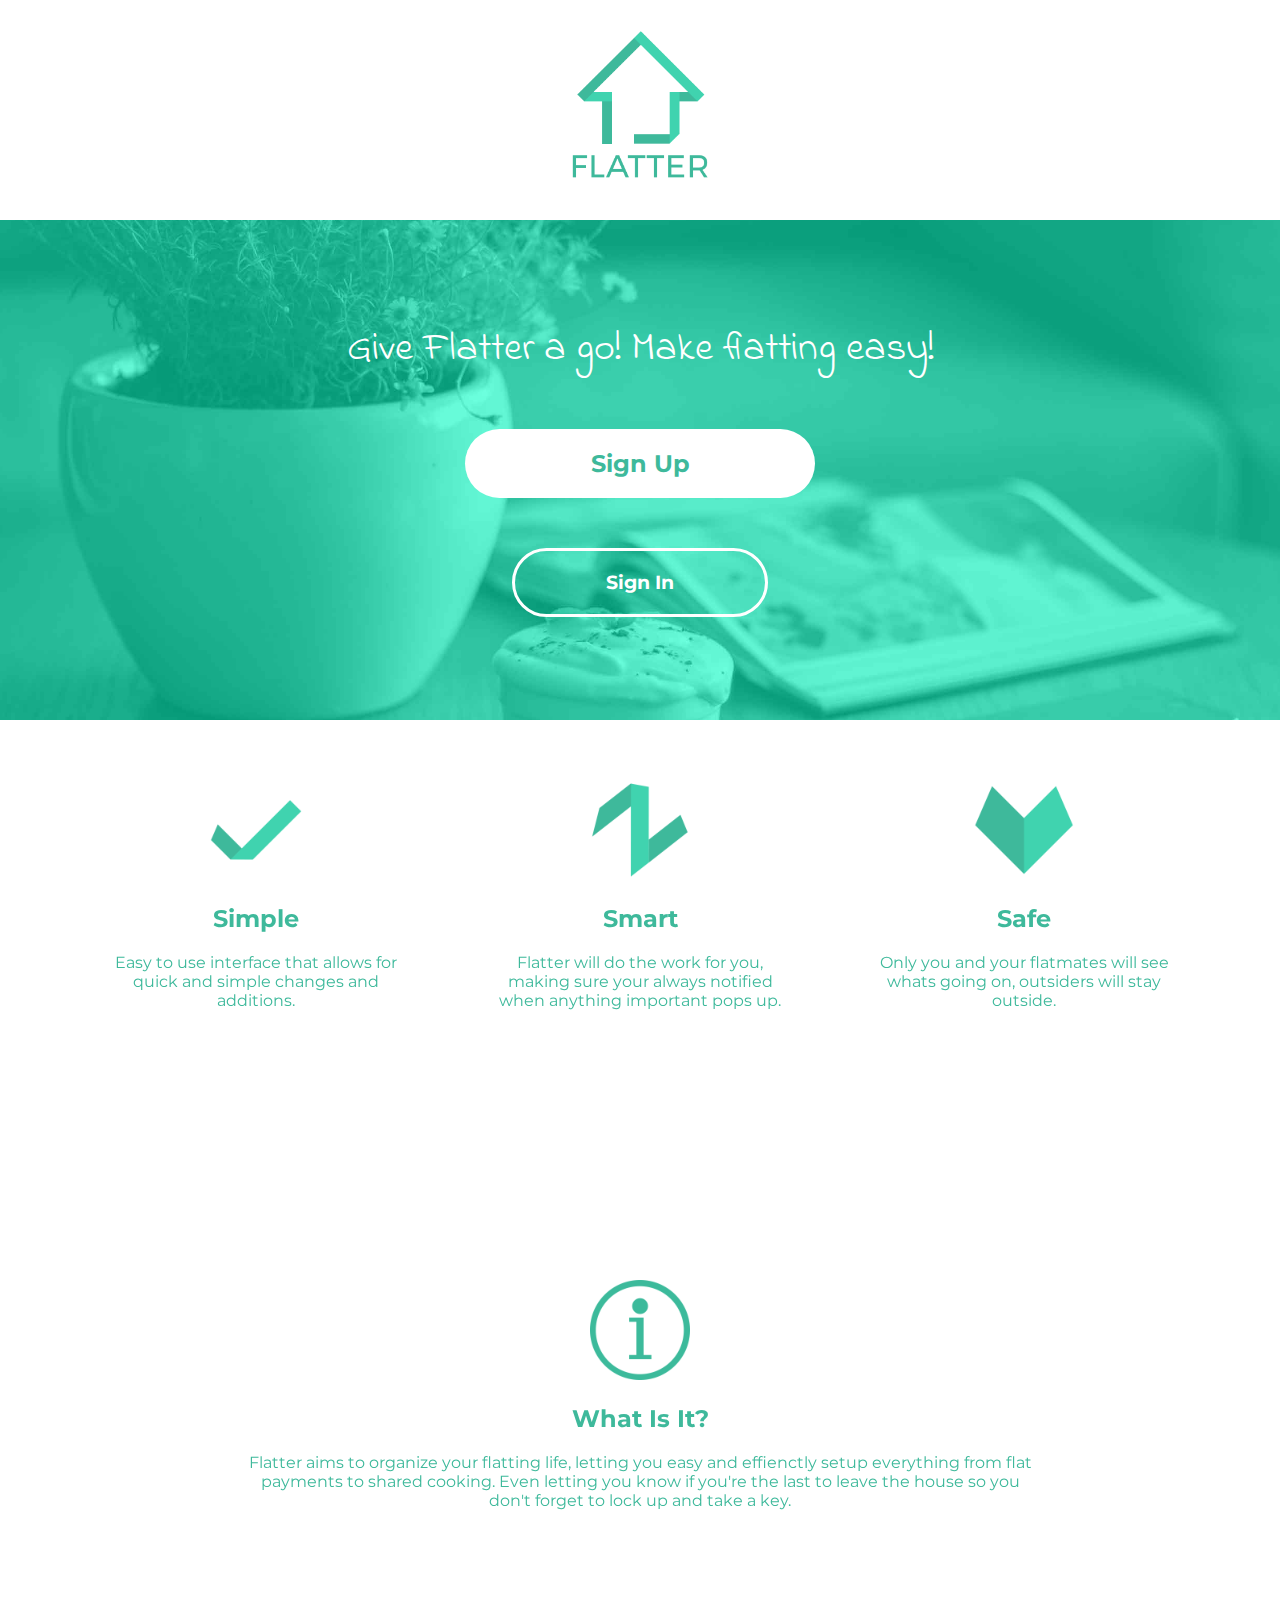
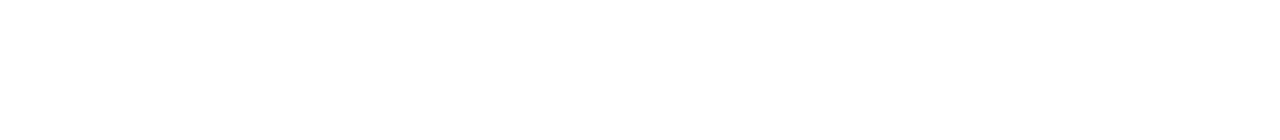
<file: index.html>
<!DOCTYPE html>
<html>
<head>
	<title>Flatter</title>
	<link rel="stylesheet" type="text/css" href="css/style.css">
	<link rel="icon" href="images/logo-colour.png">
	<link href="https://fonts.googleapis.com/css?family=Montserrat" rel="stylesheet">
	<link href="https://fonts.googleapis.com/css?family=Indie+Flower" rel="stylesheet">

	<link rel="stylesheet" href="css/animate.css">
	<link rel="stylesheet" href="css/hover.css">
</head>


<body>
	<div id="cover">
		<img src="images/logo-text-colour.png" height="150px" class="animated fadeIn">
	</div>

	<div id="main">
		<p class="animated fadeInDown">Give Flatter a go! Make flatting easy!</p>
		<a href="signup.html"><h2 class="animated fadeInDown" >Sign Up</h2></a>
		<a href="signin.html"><h3 class="animated fadeInDown">Sign In</h3></a>
	</div>

	<div id="features" class="animated fadeInUp">
		<div class="tokens hvr-grow">
			<img src="images/simple.png" height="100px">
			<h2>Simple</h2>
			<p>Easy to use interface that allows for quick and simple changes and additions.</p>
		</div>

		<div class="tokens hvr-grow">
			<img src="images/safe.png" height="100px">
			<h2>Smart</h2>
			<p>Flatter will do the work for you, making sure your always notified when anything important pops up.</p>
		</div>

		<div class="tokens hvr-grow">
			<img src="images/smart.png" height="100px">
			<h2>Safe</h2>
			<p>Only you and your flatmates will see whats going on, outsiders will stay outside.</p>
		</div>
	</div>

	<!-- SIGN UP FURTHER DOWN PAGE
	div id="signup">
		<h2>Sign Up</h2>
		<h3>Sign In</h3>
	</div>
	-->

	<div id="features" class="animated fadeInUp">
		<div class="tokens2 hvr-grow">
			<img src="images/info.png" height="100px">
			<h2>What Is It?</h2>
			<p>Flatter aims to organize your flatting life, letting you easy and effienctly setup everything from flat payments to shared cooking. Even letting you know if you're the last to leave the house so you don't forget to lock up and take a key.</p>
		</div>
	</div>

	<!--<div id="app-store animated">
		<img src="images/itunes.svg" height="100px">
		<img src="images/android.png" height="100px">
	</div>-->


</body>
</html>
</file>
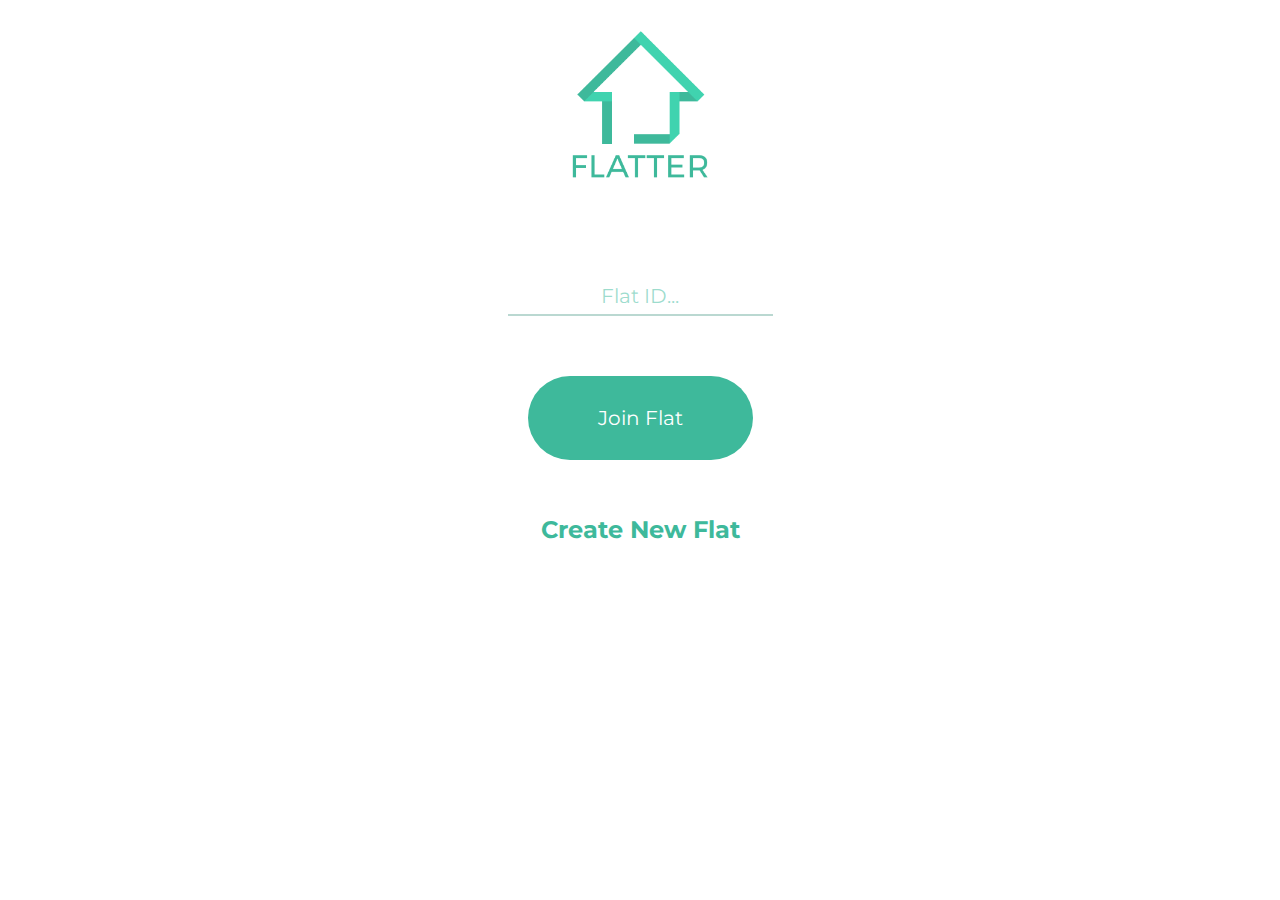
<file: joinflat.html>
<!DOCTYPE html>
<html>
<head>
	<title>Flatter Signup</title>
	<link rel="stylesheet" type="text/css" href="css/style-signup.css">
	<link rel="icon" href="images/logo-colour.png">
	<link href="https://fonts.googleapis.com/css?family=Montserrat" rel="stylesheet">

	<link rel="stylesheet" href="css/animate.css">
	<link rel="stylesheet" href="css/hover.css">
</head>


<body>
	<div id="cover" class="animated fadeInDown">
		<a href="index.html"><img src="images/logo-text-colour.png" height="150px" class="hvr-grow"></a>
	</div>

	<div id="main" class="animated fadeInUp">
		<form action="php/loginflat.php" method="post">
 			<input class="input" type="text" name="flatid" placeholder="Flat ID..." spellcheck="false"><br>
			<input type="submit" class="submit_button animated fadeInUp" value="Join Flat" />
		</form>

		<a href="php/signupflat.php"><h2 class="animated fadeInUp">Create New Flat</h2></a>
	</div>
</body>
</html>
</file>
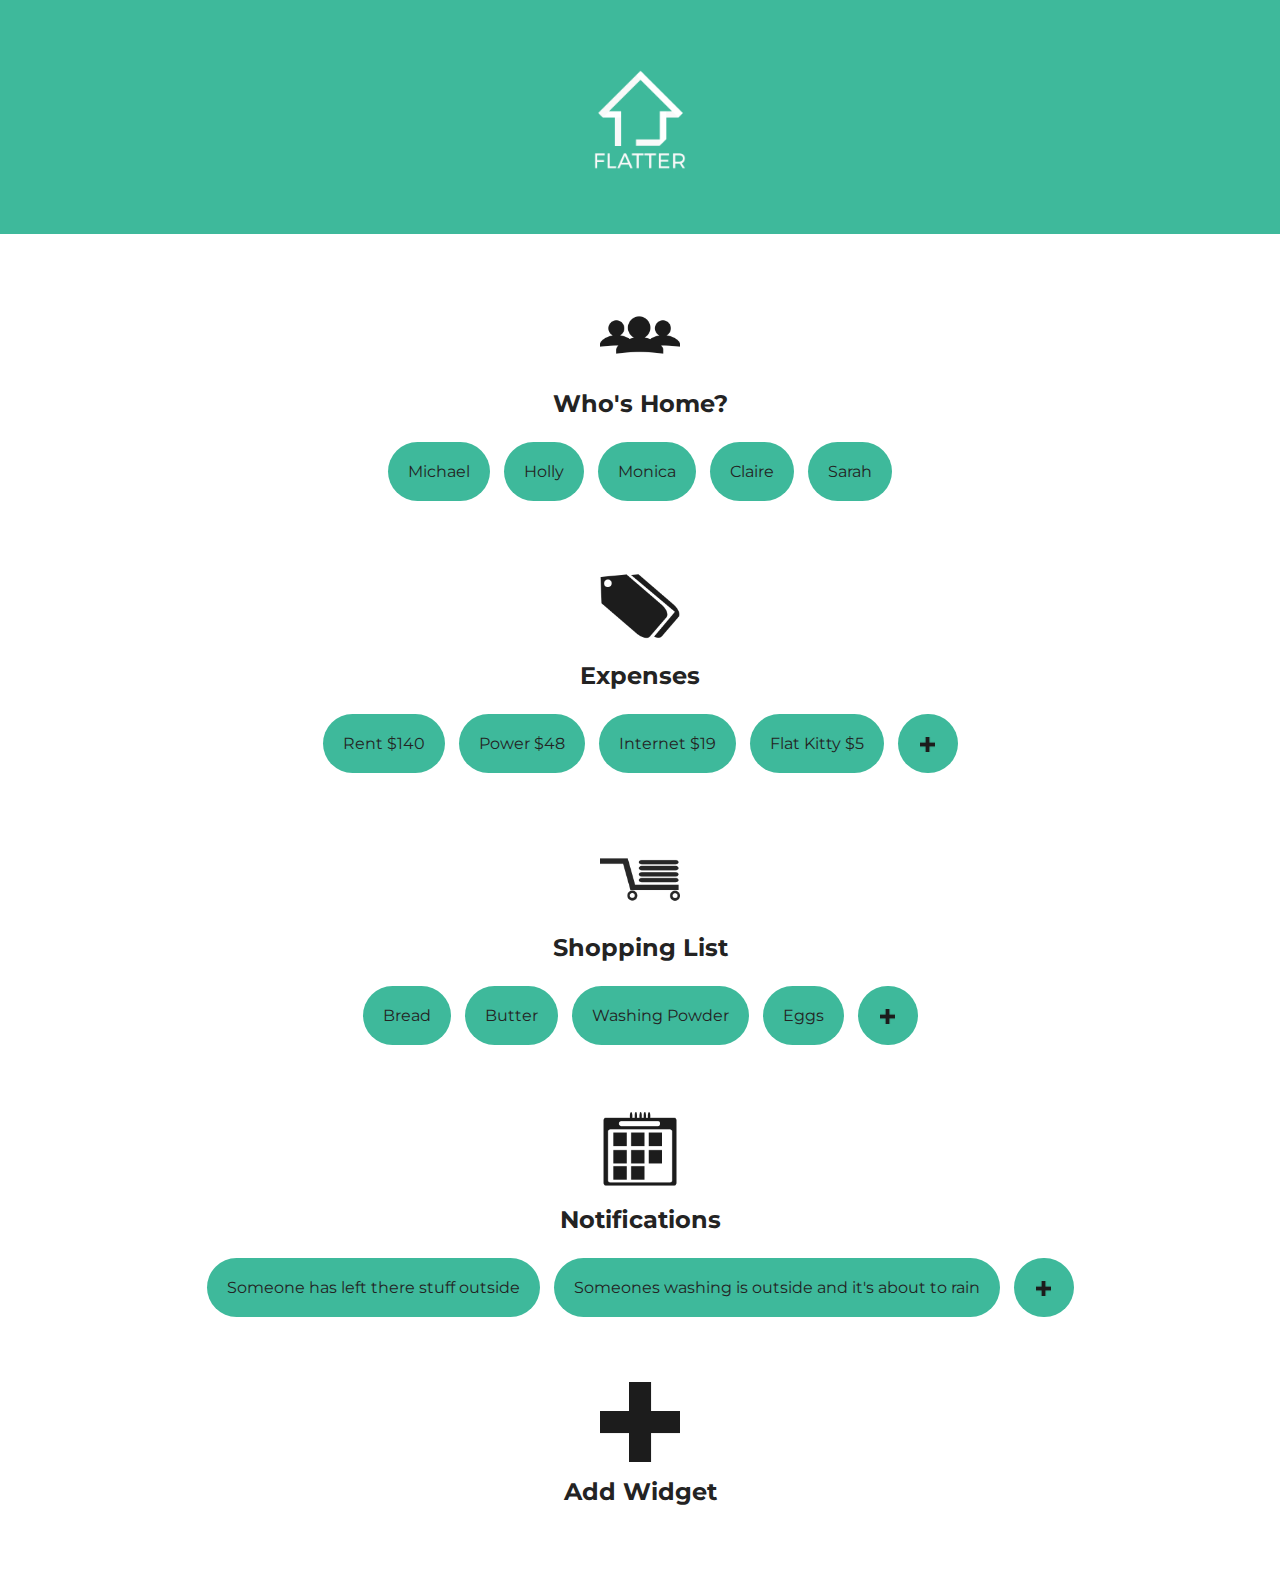
<file: panel.html>
<!DOCTYPE html>
<html>
<head>
	<title>Flatter</title>
	<link rel="stylesheet" type="text/css" href="css/panel.css">
	<link rel="icon" href="images/logo-colour.png">
	<link href="https://fonts.googleapis.com/css?family=Montserrat" rel="stylesheet">

	<link rel="stylesheet" href="css/animate.css">
	<link rel="stylesheet" href="css/hover.css">
</head>


<body>
	<div id="cover">
		<a href="index.html"><img src="images/logo-text.png" height="100px" class="animated fadeInDown"></a>
	</div>

	<div id="widgets">

		<div class="widget animated fadeInUp">
			<img src="images/people.png" height="80px" class="hvr-grow">
			<h2>Who's Home?</h2><br>
			<ul id="names">
				<li>Michael</li>
				<li>Holly</li>
				<li>Monica</li>
				<li>Claire</li>
				<li>Sarah</li>
			</ul>
		</div>
		<div class="widget animated fadeInUp">
			<img src="images/price.png" height="80px" class="hvr-grow">
			<h2>Expenses</h2><br>
			<ul id="names">
				<li>Rent $140</li>
				<li>Power $48</li>
				<li>Internet $19</li>
				<li>Flat Kitty $5</li>
				<li class="addition"><img src="images/plus.png" height="15px" class="hvr-grow"></li>
			</ul>
		</div>
		<div class="widget animated fadeInUp">
			<img src="images/shopping.png" height="80px" class="hvr-grow">
			<h2>Shopping List</h2><br>
			<ul id="names">
				<li>Bread</li>
				<li>Butter</li>
				<li>Washing Powder</li>
				<li>Eggs</li>
				<li class="addition"><img src="images/plus.png" height="15px" class="hvr-grow"></li>
			</ul>
		</div>
		<div class="widget animated fadeInUp">
			<img src="images/calander.png" height="80px" class="hvr-grow">
			<h2>Notifications</h2><br>
			<ul id="names">
				<li>Someone has left there stuff outside</li>
				<li>Someones washing is outside and it's about to rain</li>
				<li class="addition"><img src="images/plus.png" height="15px" class="hvr-grow"></li>
			</ul>
		</div>

		<div class="widget animated fadeInUp">
			<img src="images/plus.png" height="80px" class="hvr-grow">
			<h2>Add Widget</h2><br>
		</div>

	</div>
</body>
</html>
</file>
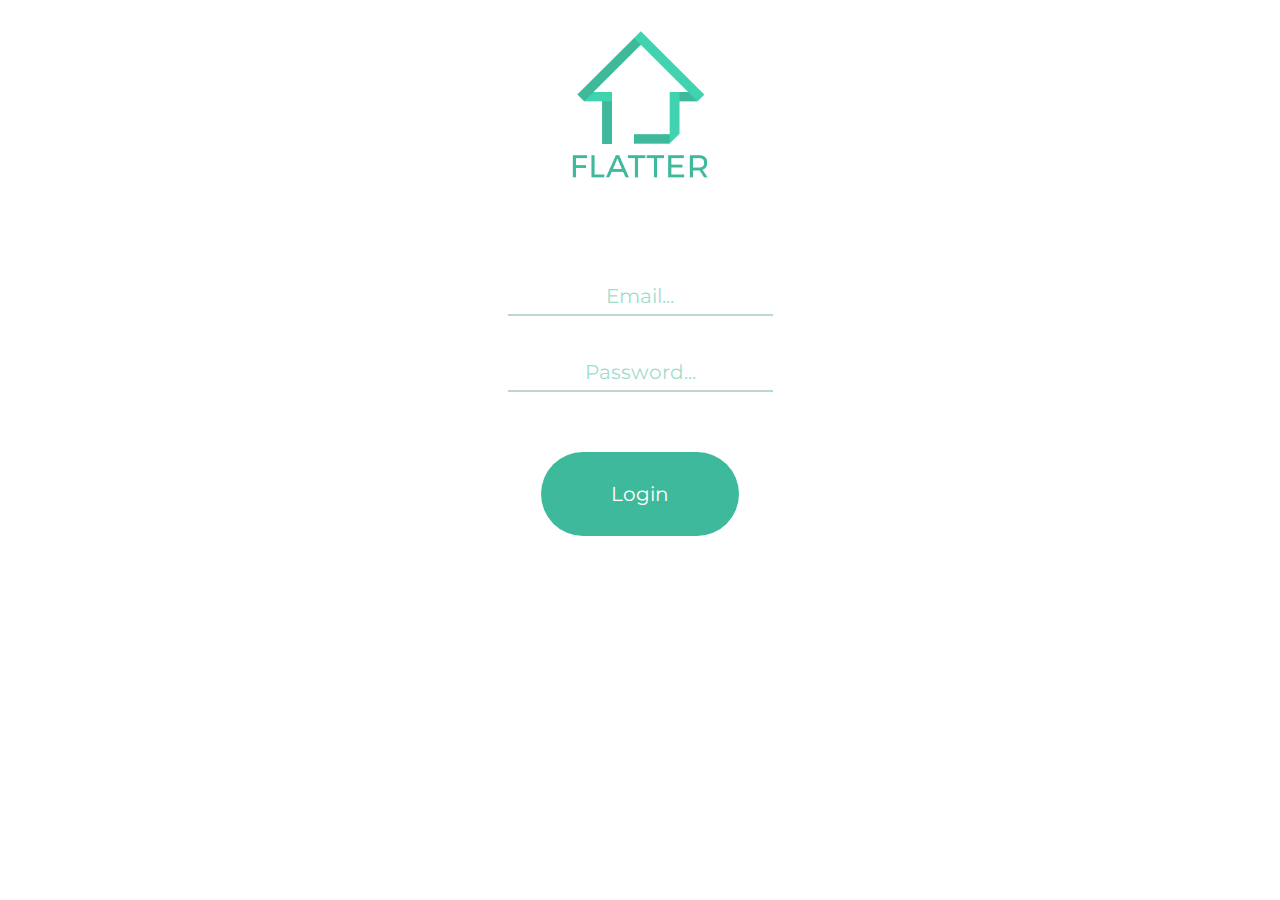
<file: signin.html>
<!DOCTYPE html>
<html>
<head>
	<title>Flatter Signup</title>
	<link rel="stylesheet" type="text/css" href="css/style-signup.css">
	<link rel="icon" href="images/logo-colour.png">
	<link href="https://fonts.googleapis.com/css?family=Montserrat" rel="stylesheet">

	<link rel="stylesheet" href="css/animate.css">
	<link rel="stylesheet" href="css/hover.css">
</head>


<body>
	<div id="cover" class="animated fadeInDown">
		<a href="index.html"><img src="images/logo-text-colour.png" height="150px" class="hvr-grow"></a>
	</div>

	<div id="main" class="animated fadeInUp">
		<form action="php/login.php" method="post">
 			<input class="input" type="email" name="email" placeholder="Email..." spellcheck="false" required><br>
			<input class="input" type="password" name="password" placeholder="Password..." spellcheck="false" required><br>

			<input type="submit" class="submit_button animated fadeInUp" value="Login" />
		</form>
	</div>
</body>
</html>
</file>
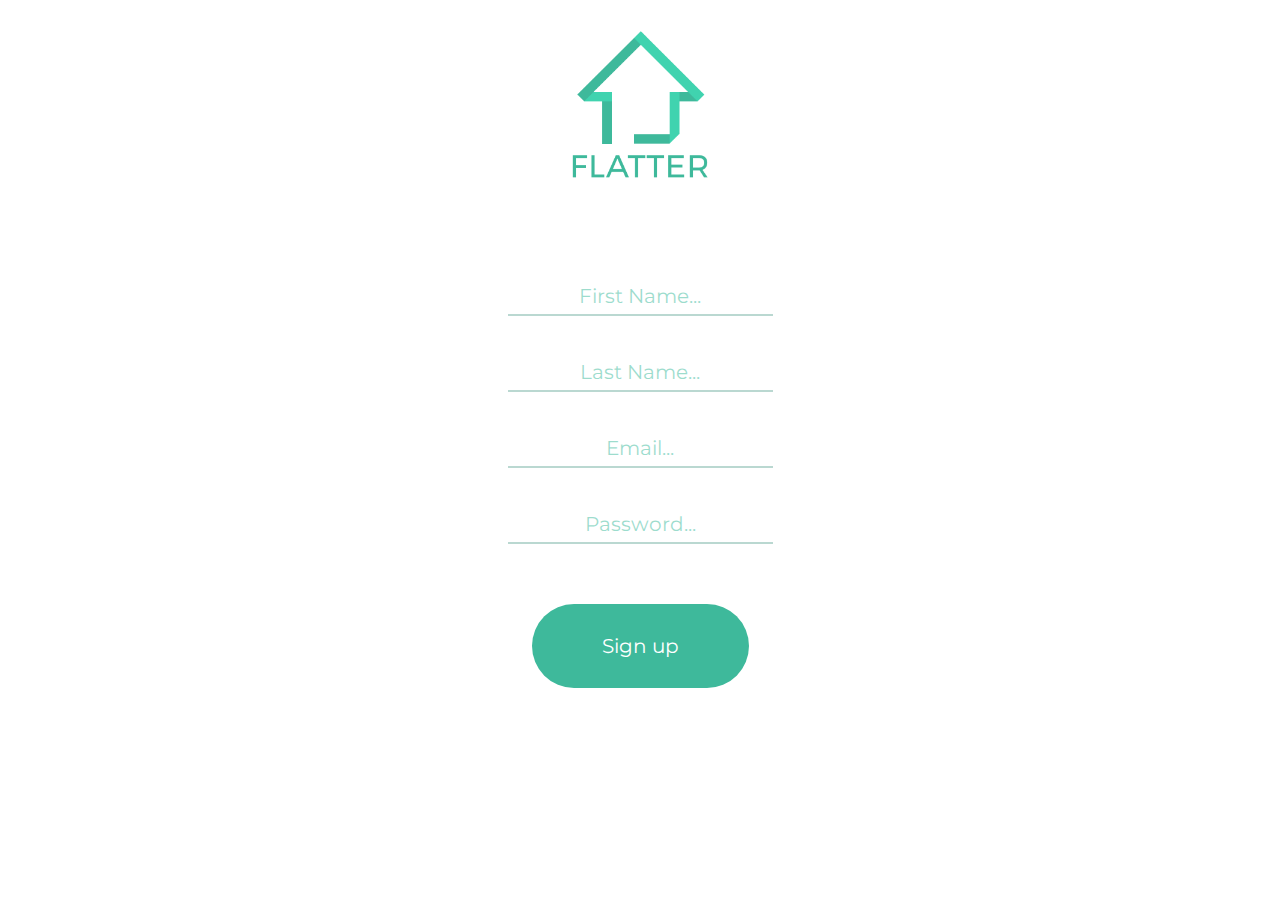
<file: signup.html>
<!DOCTYPE html>
<html>
<head>
	<title>Flatter Signup</title>
	<link rel="stylesheet" type="text/css" href="css/style-signup.css">
	<link rel="icon" href="images/logo-colour.png">
	<link href="https://fonts.googleapis.com/css?family=Montserrat" rel="stylesheet">

	<link rel="stylesheet" href="css/animate.css">
	<link rel="stylesheet" href="css/hover.css">
</head>


<body>
	<div id="cover" class="animated fadeInDown">
		<a href="index.html"><img src="images/logo-text-colour.png" height="150px" class="hvr-grow"></a>
	</div>

	<div id="main" class="animated fadeInUp">
		<form action="php/signup.php" method="post">
			<input class="input" type="text" name="first" placeholder="First Name..." spellcheck="false" required><br>
			<input class="input" type="text" name="last" placeholder="Last Name..." spellcheck="false" required><br>
 			<input class="input" type="email" name="email" placeholder="Email..." spellcheck="false" required><br>
			<input class="input" type="password" name="password" placeholder="Password..." spellcheck="false" required><br>

			<input type="submit" class="submit_button animated fadeInUp" value="Sign up" />
		</form>
	</div>
</body>
</html>
</file>
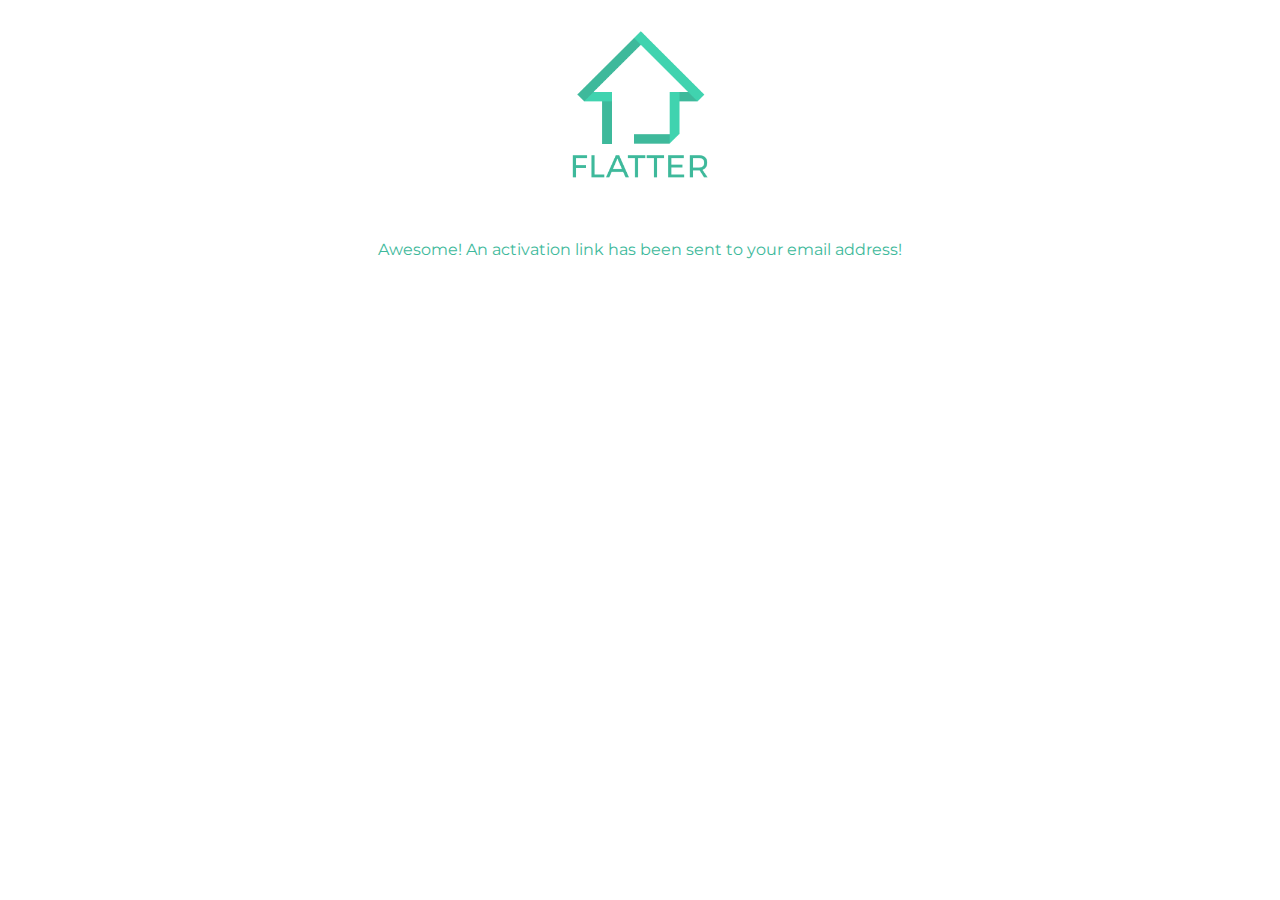
<file: reactions/emailSent.html>
<!DOCTYPE html>
<html>
<head>
	<title>Flatter Signup</title>
	<link rel="stylesheet" type="text/css" href="../css/style-reactions.css">
	<link rel="icon" href="../images/logo-colour.png">
	<link href="https://fonts.googleapis.com/css?family=Montserrat" rel="stylesheet">

	<link rel="stylesheet" href="../css/animate.css">
	<link rel="stylesheet" href="../css/hover.css">
</head>


<body>
	<div id="cover" class="animated fadeInDown">
		<a href="../index.html"><img src="../images/logo-text-colour.png" height="150px" class="hvr-grow"></a>
	</div>

	<div id="main" class="animated fadeInUp">
		<p>Awesome! An activation link has been sent to your email address!</p>
	</div>
</body>
</html>
</file>
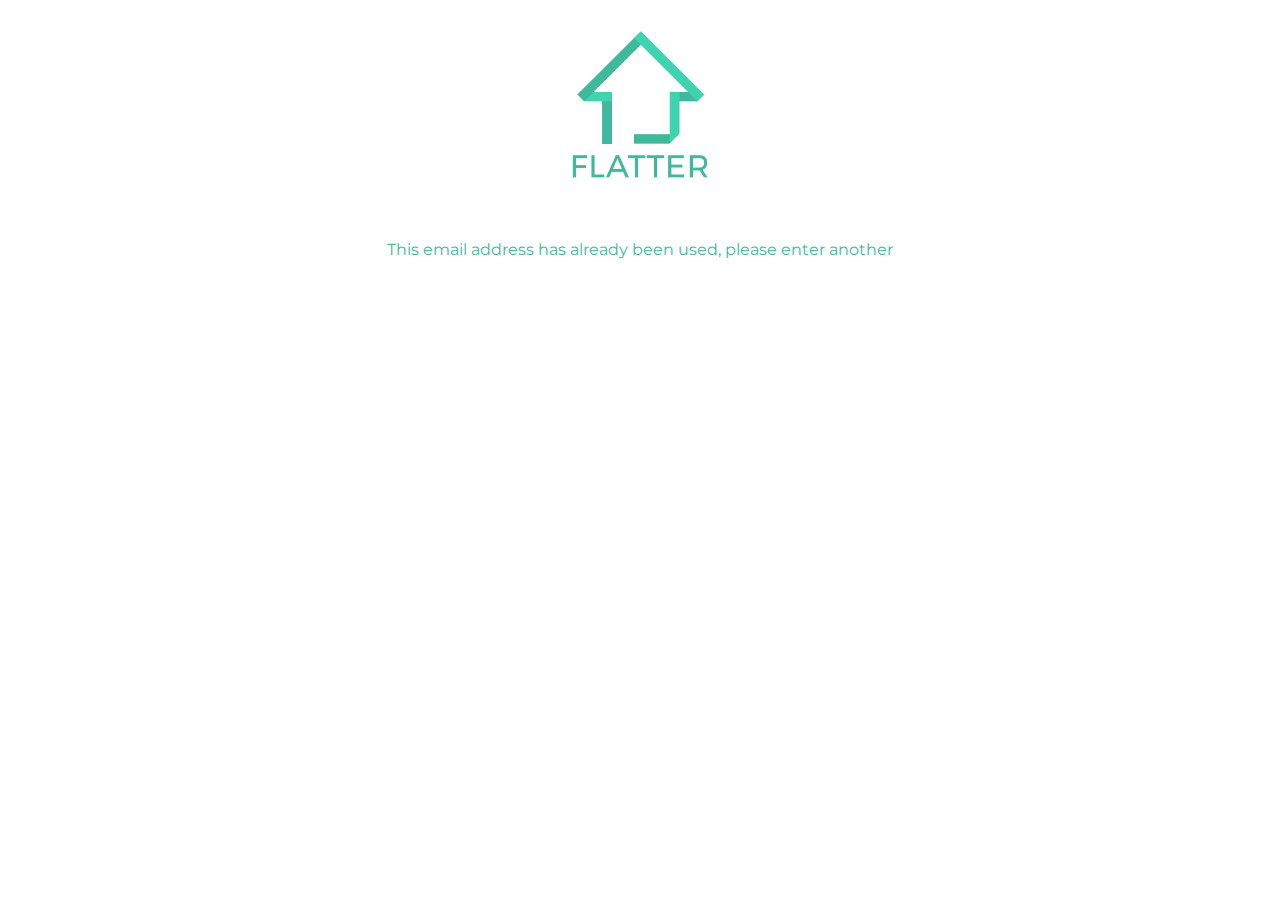
<file: reactions/emailUsed.html>
<!DOCTYPE html>
<html>
<head>
	<title>Flatter Signup</title>
	<link rel="stylesheet" type="text/css" href="../css/style-reactions.css">
	<link rel="icon" href="../images/logo-colour.png">
	<link href="https://fonts.googleapis.com/css?family=Montserrat" rel="stylesheet">

	<link rel="stylesheet" href="../css/animate.css">
	<link rel="stylesheet" href="../css/hover.css">
</head>


<body>
	<div id="cover" class="animated fadeInDown">
		<a href="../index.html"><img src="../images/logo-text-colour.png" height="150px" class="hvr-grow"></a>
	</div>

	<div id="main" class="animated fadeInUp">
		<p>This email address has already been used, please enter another</p>
	</div>
</body>
</html>
</file>
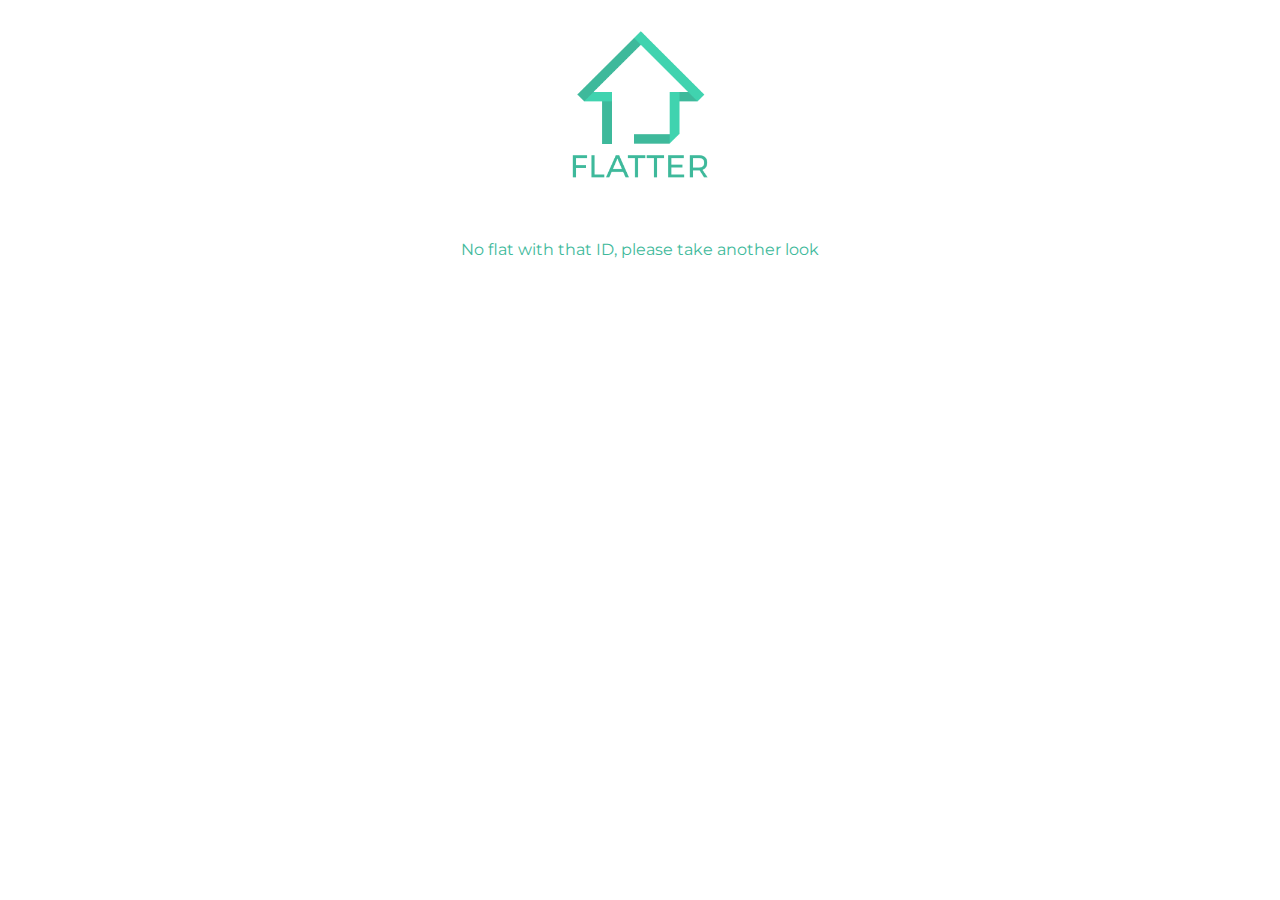
<file: reactions/noFlat.html>
<!DOCTYPE html>
<html>
<head>
	<title>Flatter Signup</title>
	<link rel="stylesheet" type="text/css" href="../css/style-reactions.css">
	<link rel="icon" href="../images/logo-colour.png">
	<link href="https://fonts.googleapis.com/css?family=Montserrat" rel="stylesheet">

	<link rel="stylesheet" href="../css/animate.css">
	<link rel="stylesheet" href="../css/hover.css">
</head>


<body>
	<div id="cover" class="animated fadeInDown">
		<a href="../index.html"><img src="../images/logo-text-colour.png" height="150px" class="hvr-grow"></a>
	</div>

	<div id="main" class="animated fadeInUp">
		<p>No flat with that ID, please take another look</p>
	</div>
</body>
</html>
</file>
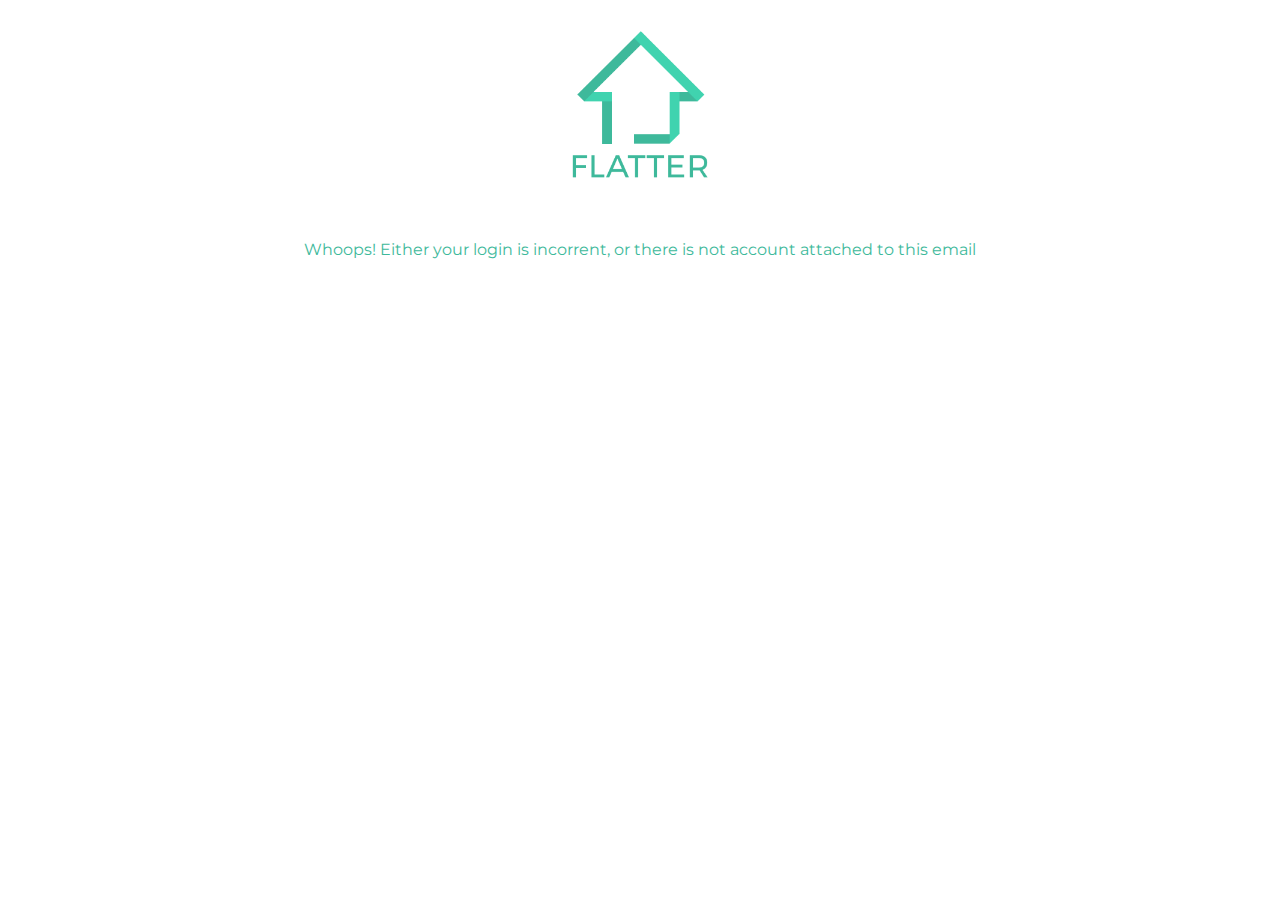
<file: reactions/noUser.html>
<!DOCTYPE html>
<html>
<head>
	<title>Flatter Signup</title>
	<link rel="stylesheet" type="text/css" href="../css/style-reactions.css">
	<link rel="icon" href="../images/logo-colour.png">
	<link href="https://fonts.googleapis.com/css?family=Montserrat" rel="stylesheet">

	<link rel="stylesheet" href="../css/animate.css">
	<link rel="stylesheet" href="../css/hover.css">
</head>


<body>
	<div id="cover" class="animated fadeInDown">
		<a href="../index.html"><img src="../images/logo-text-colour.png" height="150px" class="hvr-grow"></a>
	</div>

	<div id="main" class="animated fadeInUp">
		<p>Whoops! Either your login is incorrent, or there is not account attached to this email</p>
	</div>
</body>
</html>
</file>
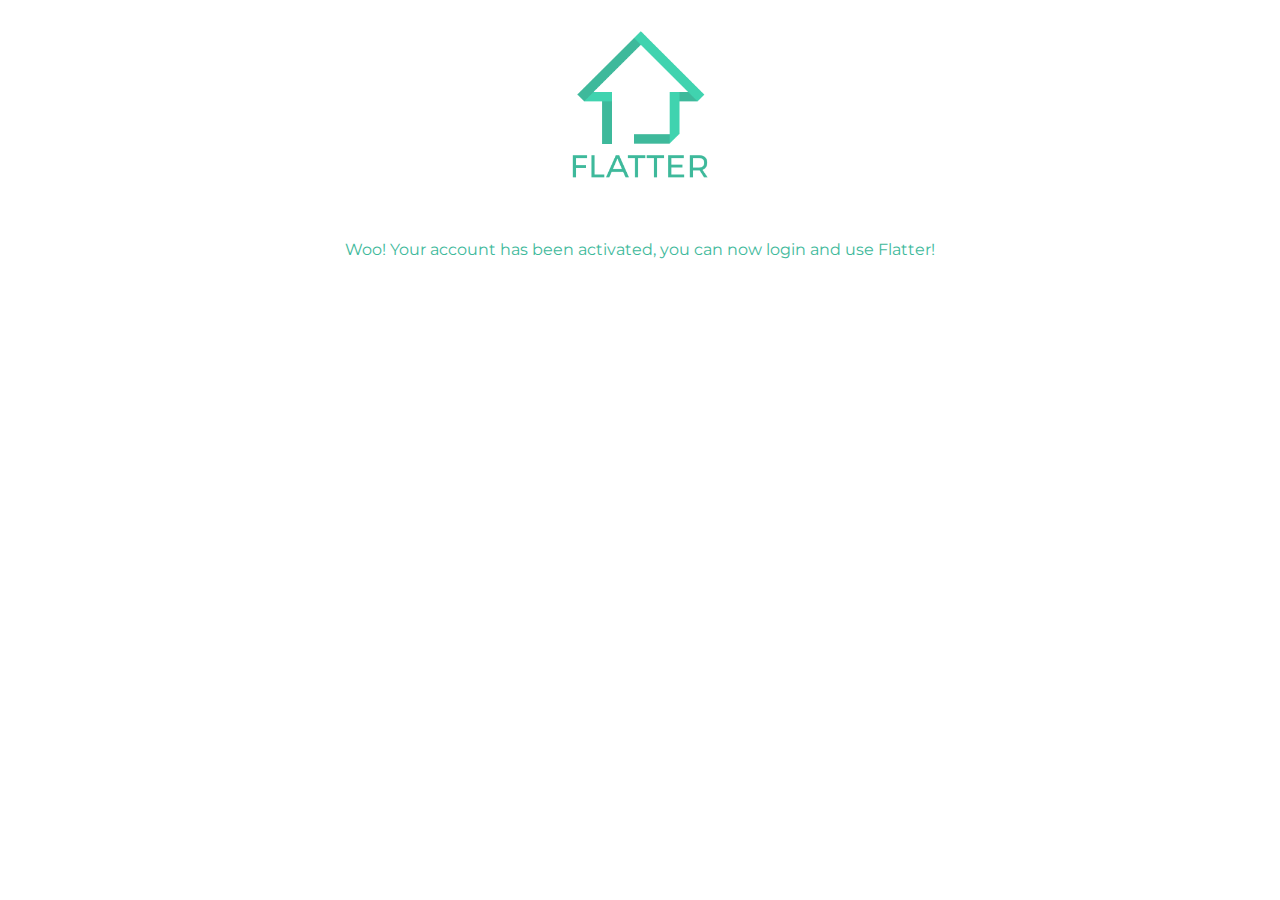
<file: reactions/verified.html>
<!DOCTYPE html>
<html>
<head>
	<title>Flatter Signup</title>
	<link rel="stylesheet" type="text/css" href="../css/style-reactions.css">
	<link rel="icon" href="../images/logo-colour.png">
	<link href="https://fonts.googleapis.com/css?family=Montserrat" rel="stylesheet">

	<link rel="stylesheet" href="../css/animate.css">
	<link rel="stylesheet" href="../css/hover.css">
</head>


<body>
	<div id="cover" class="animated fadeInDown">
		<a href="../index.html"><img src="../images/logo-text-colour.png" height="150px" class="hvr-grow"></a>
	</div>

	<div id="main" class="animated fadeInUp">
		<p>Woo! Your account has been activated, you can now login and use Flatter!</p>
	</div>
</body>
</html>
</file>
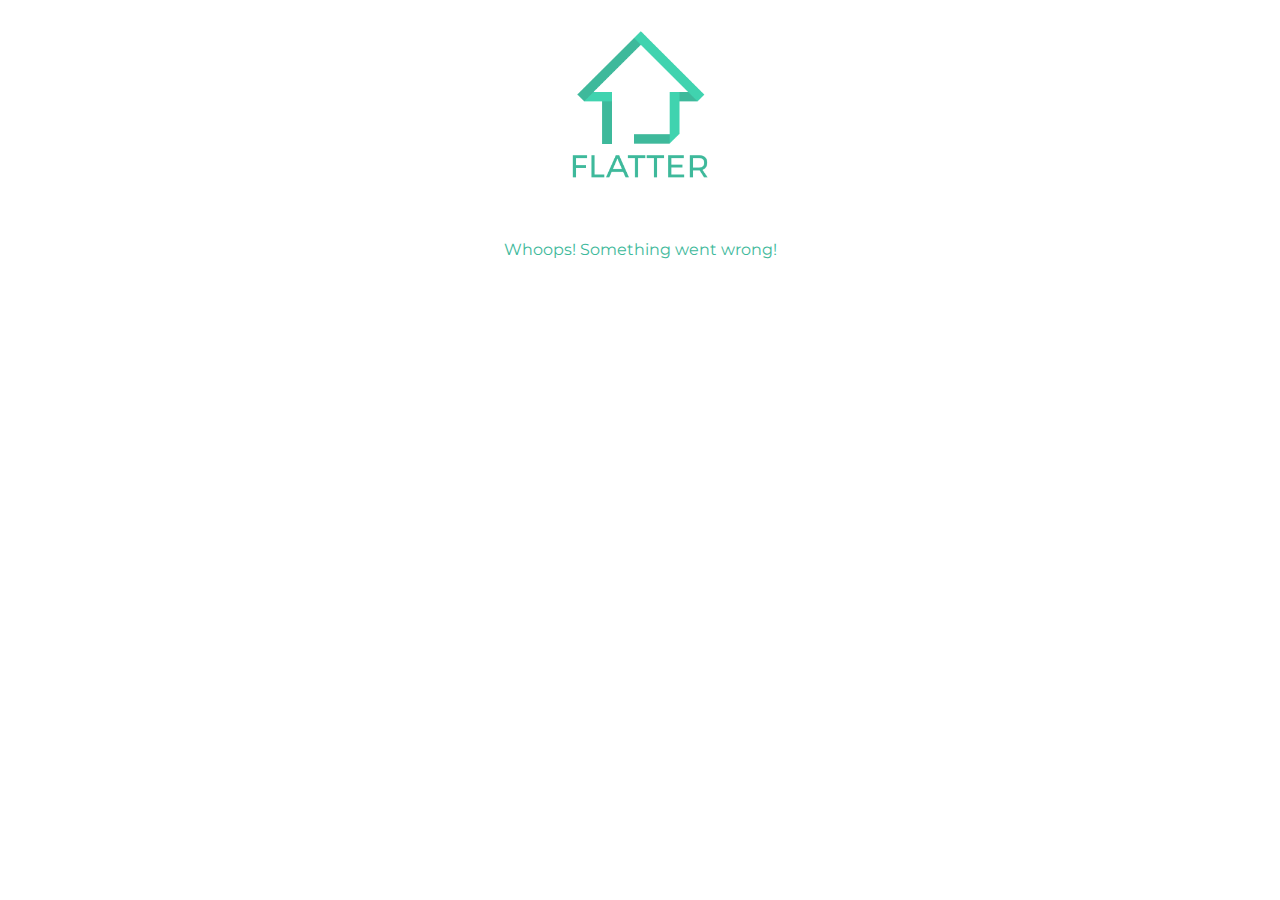
<file: reactions/wrong.html>
<!DOCTYPE html>
<html>
<head>
	<title>Flatter Signup</title>
	<link rel="stylesheet" type="text/css" href="../css/style-reactions.css">
	<link rel="icon" href="../images/logo-colour.png">
	<link href="https://fonts.googleapis.com/css?family=Montserrat" rel="stylesheet">

	<link rel="stylesheet" href="../css/animate.css">
	<link rel="stylesheet" href="../css/hover.css">
</head>


<body>
	<div id="cover" class="animated fadeInDown">
		<a href="../index.html"><img src="../images/logo-text-colour.png" height="150px" class="hvr-grow"></a>
	</div>

	<div id="main" class="animated fadeInUp">
		<p>Whoops! Something went wrong!</p>
	</div>
</body>
</html>
</file>
<file: css/style.css>
* {
	margin: 0;
	padding: 0;
}

body {
	text-align: center;
	font-family: 'Montserrat', sans-serif;
	color: #3eb99b;
}

a {
	text-decoration: none;
}

#cover {
	background-color: white;
	color: white;
	height: 220px;
}

#cover img {
	padding-top: 30px;
}

#main {
	padding-top: 100px;
	color: white;
	background-image: url("../images/cover-image.jpg");
	background-size: cover;
	background-attachment: fixed;
	background-position: center bottom;
	height: 400px;
}

#main p {
	font-size: 40px;
	font-family: "Indie Flower", cursive;
	margin-bottom: 50px;
}

.tokens {
	display: inline-block;
	width: 300px;
	margin: 60px 40px 0px 40px;
	height: 500px;
}

.tokens h2, .tokens p {
	margin-top: 20px;
}

.tokens2 {
	display: inline-block;
	max-width: 800px;
	margin: 0px 0px 60px 0px;
	height: 400px;
}

.tokens2 h2, .tokens2 p {
	margin-top: 20px;
}






/*  DIFFERNT SIGN UP STYES FOR NON BANNER

#signup {
	color: white;
}

#signup h2 {
	padding-top: 20px;
	padding-bottom: 20px;
	border-radius: 100px;
	max-width: 350px;
	margin: auto;
	background-color: #3eb99b;
	transition: all 0.3s ease;
}

#signup h3 {
	color: #40d3af;
	padding-top: 20px;
	padding-bottom: 20px;
	border-radius: 100px;
	max-width: 250px;
	margin: auto;
	background-color: white;
	margin-top: 50px;
	border-color: #40d3af;
	border-style: solid;
	transition: all 0.3s ease;
}

#signup h3:hover {
	max-width: 300px;
}

#signup h2:hover {
	max-width: 400px;
}
*/



#main h2 {
	color: #3eb99b;
	padding-top: 20px;
	padding-bottom: 20px;
	border-radius: 100px;
	max-width: 350px;
	margin: auto;
	background-color: white;
	transition: all 0.3s ease;
}

#main h3 {
	color: white;
	padding-top: 20px;
	padding-bottom: 20px;
	border-radius: 100px;
	max-width: 250px;
	margin: auto;
	margin-top: 50px;
	border-color: white;
	border-style: solid;
	transition: all 0.3s ease;
}

#main h3:hover {
	max-width: 300px;
}

#main h2:hover {
	max-width: 400px;
}





#app-store {
	padding-top: 200px;
	height: 300px;
}
</file>
<file: css/style-signup.css>
* {
	margin: 0;
	padding: 0;
	outline-style: none;
}

body {
	text-align: center;
	font-family: 'Montserrat', sans-serif;
	color: #3eb99b;
}

a {
	text-decoration: none;
}

#cover {
	background-color: white;
	color: white;
	height: 220px;
}

#cover img {
	padding-top: 30px;
}

#main {
	padding-top: 20px;
	color: white;
	height: 400px;
}

#main h2 {
	color: #3eb99b;
	padding: 30px 30px 30px 30px;
	border-radius: 100px;
	max-width: 250px;
	margin: auto;
	background-color: white;
	transition: all 0.3s ease;
	margin-top: 25px;
}

#main h2:hover {
	max-width: 285px;
}

.input {

	border-top: 0px;
	border-bottom: 2px;
	border-left: 0px;
	border-right: 0px;
	border-style: solid;
	border-color: #bad8d1;


	text-align: center;
	font-size: 20px;
	color: rgba(64, 211, 175, 1);
	padding-top: 20px;
	padding-bottom: 6px;
	margin: auto;
	transition: all 0.3s ease;
	margin-top: 25px;
}

.input:focus {
	outline-style: none;
	border-color: #3eb99b;
}

::-webkit-input-placeholder { /* ONLY WORKS WITH CHROME */
	transition: all 0.3s ease;
  	color: rgba(59, 186, 155, 0.5);
  	font-family: 'Montserrat', sans-serif;
}

.input:focus::-webkit-input-placeholder { /* ONLY WORKS WITH CHROME */
  	color: rgba(59, 186, 155, 0);
  	font-family: 'Montserrat', sans-serif;
}

.submit_button {
	background-color: #3eb99b;
	border: none;
	color: white;
	padding: 30px 70px 30px 70px;
	margin: auto;
	margin-top: 60px;
	border-radius: 100px;
	font-family: 'Montserrat', sans-serif;
	font-size: 20px;
	transition: all 0.4s ease;
}

.submit_button:hover {
	padding: 30px 90px 30px 90px;
}

.submit_button:active {
	background-color: black;
}
</file>
<file: css/panel.css>
* {
	margin: 0;
	padding: 0;
}

body {
	text-align: center;
	font-family: 'Montserrat', sans-serif;
	color: #3eb99b;
	padding-bottom: 60px;
}

p {
	color: #3eb99b;
}

/* Top Bar with Logo */

#cover {
	background-color: #3eb99b;
	margin-bottom: 30px;
	padding-top: 30px;
	padding-bottom: 20px;
}

#cover img {
	padding: 40px 0 40px 0;
}

/* Widgets */

#widgets {
	color: #232323;
}

.widget {
	max-width: 1300px;
	margin-top: 50px;
	margin: 60px auto 10px auto;
}

#widgets h2 {
	margin-top: 15px;
}

/* Lists */

#names {
	list-style: none;
}

#names li {
	background-color: #3eb99b;
	border-radius: 100px;
	display: inline-block;
	padding: 20px 20px 20px 20px;
	margin: 5px;
}

.addition {
	width: 20px;
}







.input {

	border-top: 0px;
	border-bottom: 2px;
	border-left: 0px;
	border-right: 0px;
	border-style: solid;
	border-color: #bad8d1;


	text-align: center;
	font-size: 15px;
	color: rgba(64, 211, 175, 1);
	padding-top: 0px;
	padding-bottom: 6px;
	margin: auto;
	transition: all 0.3s ease;
	margin-top: 5px;
}

.input:focus {
	outline-style: none;
	border-color: #3eb99b;
}

::-webkit-input-placeholder { /* ONLY WORKS WITH CHROME */
	transition: all 0.3s ease;
  	color: rgba(59, 186, 155, 1);
  	font-family: 'Montserrat', sans-serif;
}

.input:focus::-webkit-input-placeholder { /* ONLY WORKS WITH CHROME */
  	color: rgba(59, 186, 155, 0);
  	font-family: 'Montserrat', sans-serif;
}

.submit_button {
	text-decoration: none;
	outline-style: none;
	background-color: white;
	border: solid;
	color: #3eb99b;
	padding: 8px 17px 8px 17px;
	margin: auto;
	margin-top: 15px;
	border-radius: 100px;
	font-family: 'Montserrat', sans-serif;
	font-size: 20px;
	transition: all 0.4s ease;
}

.submit_button:hover {
	padding: 8px 25px 8px 25px;
	cursor: pointer;
}

.submit_button2 {
	text-decoration: none;
	outline-style: none;
	background-color: #3eb99b;
	border: solid;
	border-color: white;
	color: white;
	padding: 8px 17px 8px 17px;
	margin: 30px auto 30px auto;
	border-radius: 100px;
	font-family: 'Montserrat', sans-serif;
	font-size: 20px;
	transition: all 0.4s ease;
}

.submit_button2:hover {
	padding: 8px 25px 8px 25px;
}

.submit_butto {
	color: white;
	margin: 30px auto 30px auto;
	font-family: 'Montserrat', sans-serif;
	font-size: 20px;
}

#SLpopupAdd, #SLpopupRem, #EpopupAdd, #EpopupRem {
	display: none;
}

.click {
	background-color: white;
	border: solid;
	color: #3eb99b;
	padding: 8px 17px 8px 17px;
	border-radius: 100px;
	display: inline-block;
	margin: 5px;
	transition: all 0.4s ease;
	font-family: 'Montserrat', sans-serif;
	font-size: 20px;

}

.click:hover {
	padding: 8px 25px 8px 25px;
	cursor: pointer;
}
</file>
<file: css/style-reactions.css>
* {
	margin: 0;
	padding: 0;
	outline-style: none;
}

body {
	text-align: center;
	font-family: 'Montserrat', sans-serif;
	color: #3eb99b;
}

a {
	text-decoration: none;
}

#cover {
	background-color: white;
	color: #3eb99b;
	height: 220px;
}

#cover img {
	padding-top: 30px;
}

#main {
	padding-top: 20px;
	color: #3eb99b;
	height: 400px;
}
</file>
